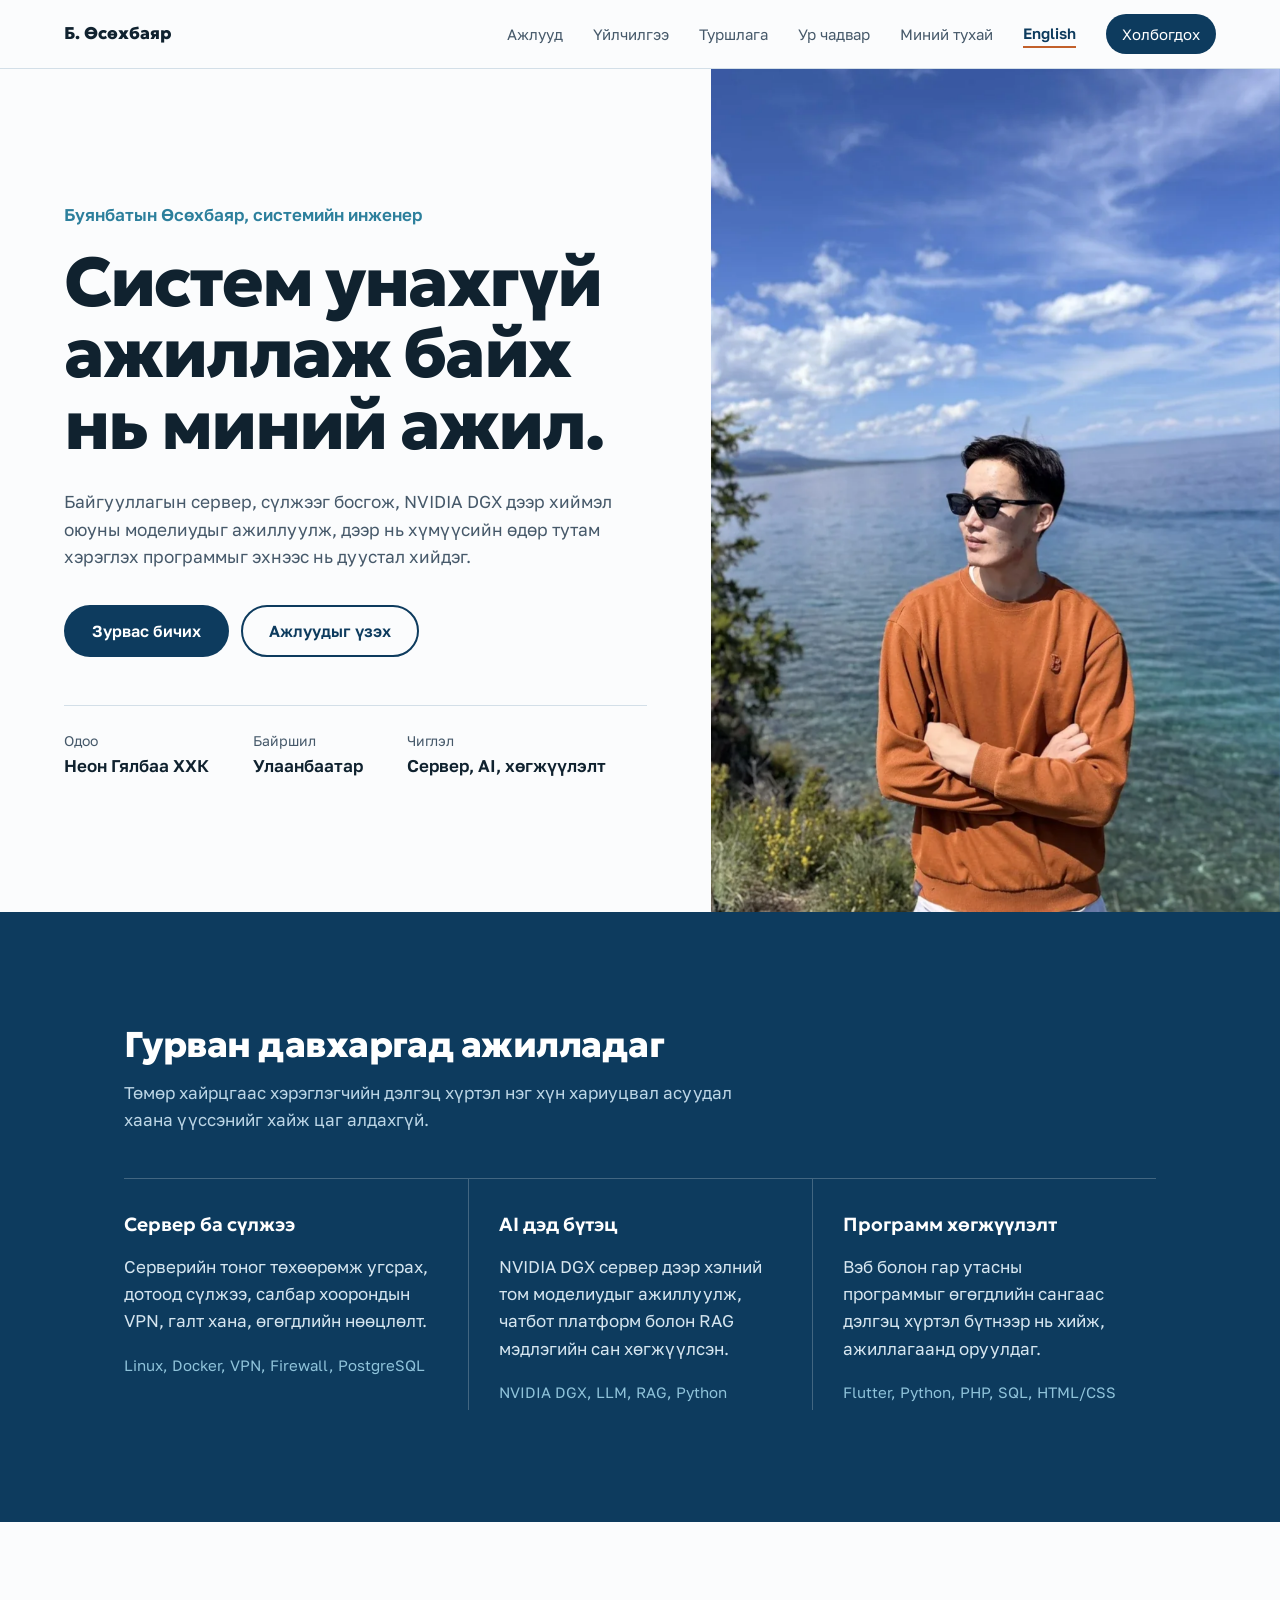
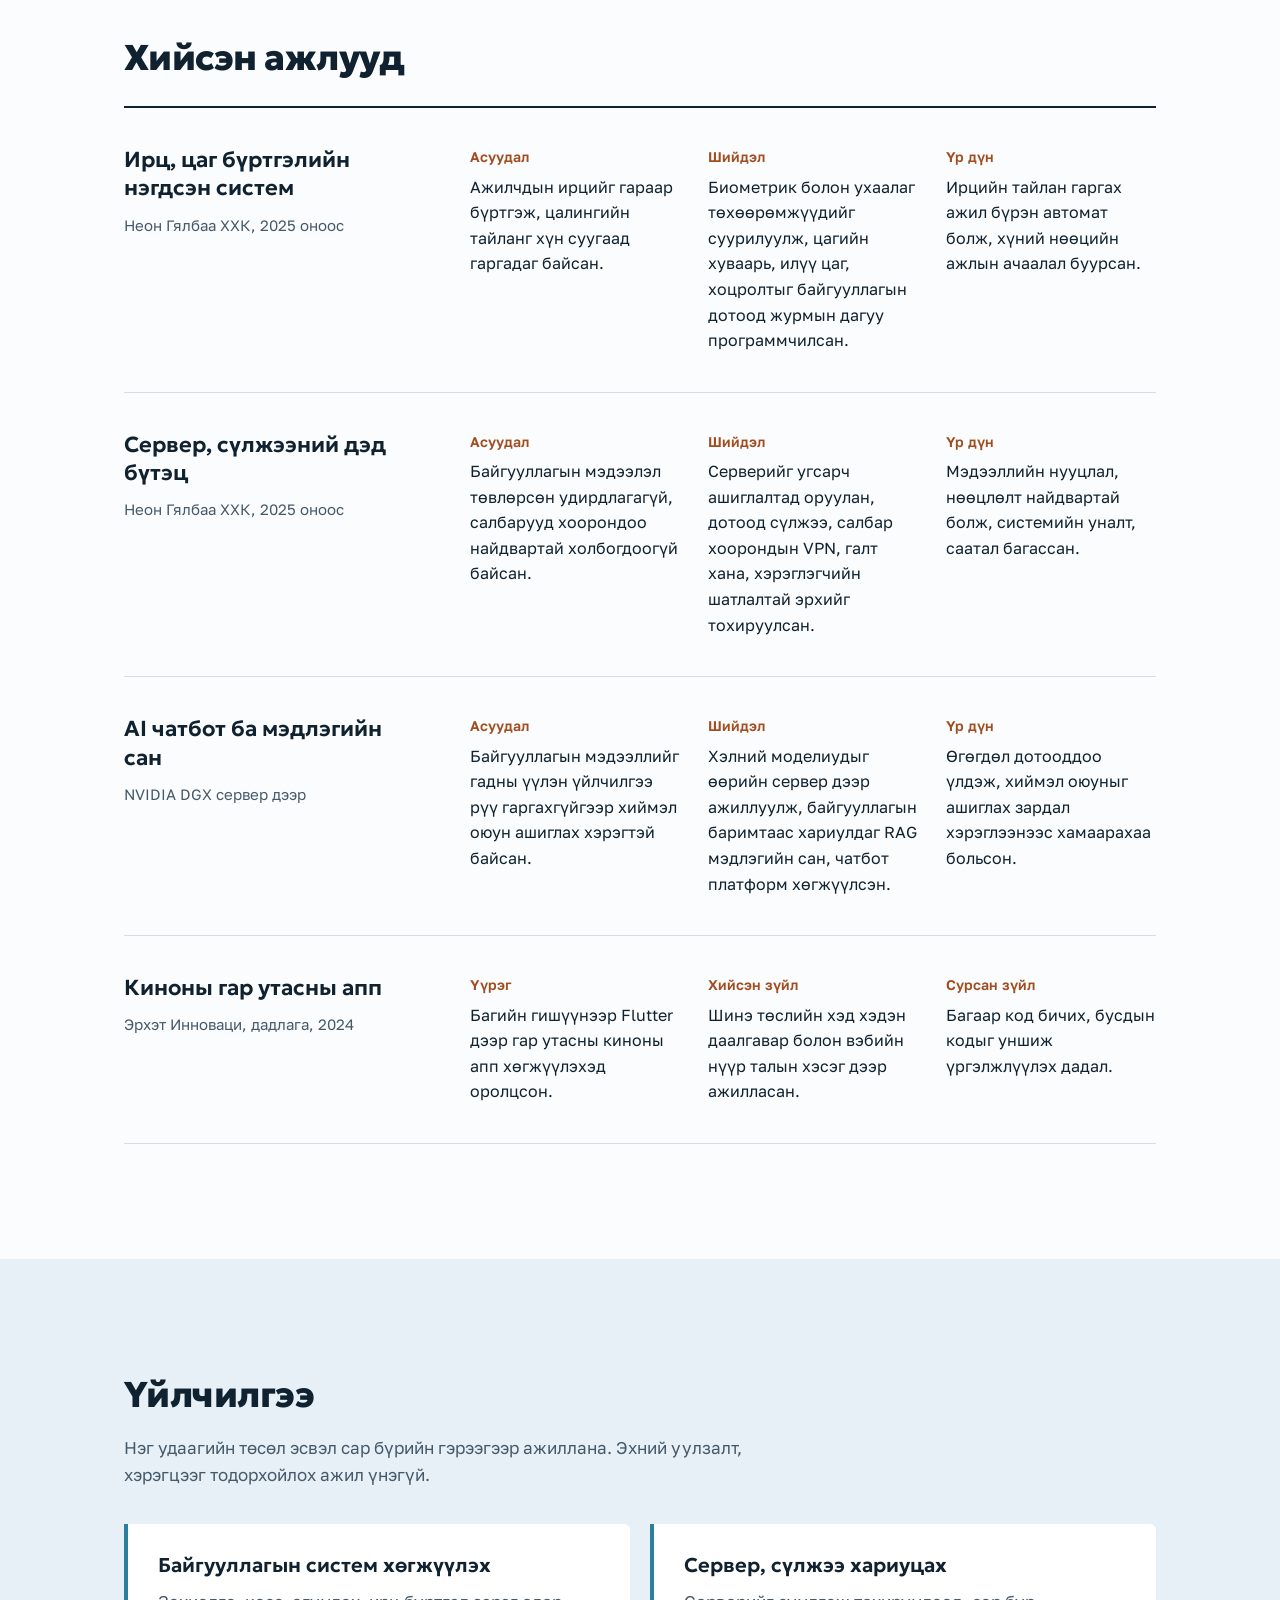
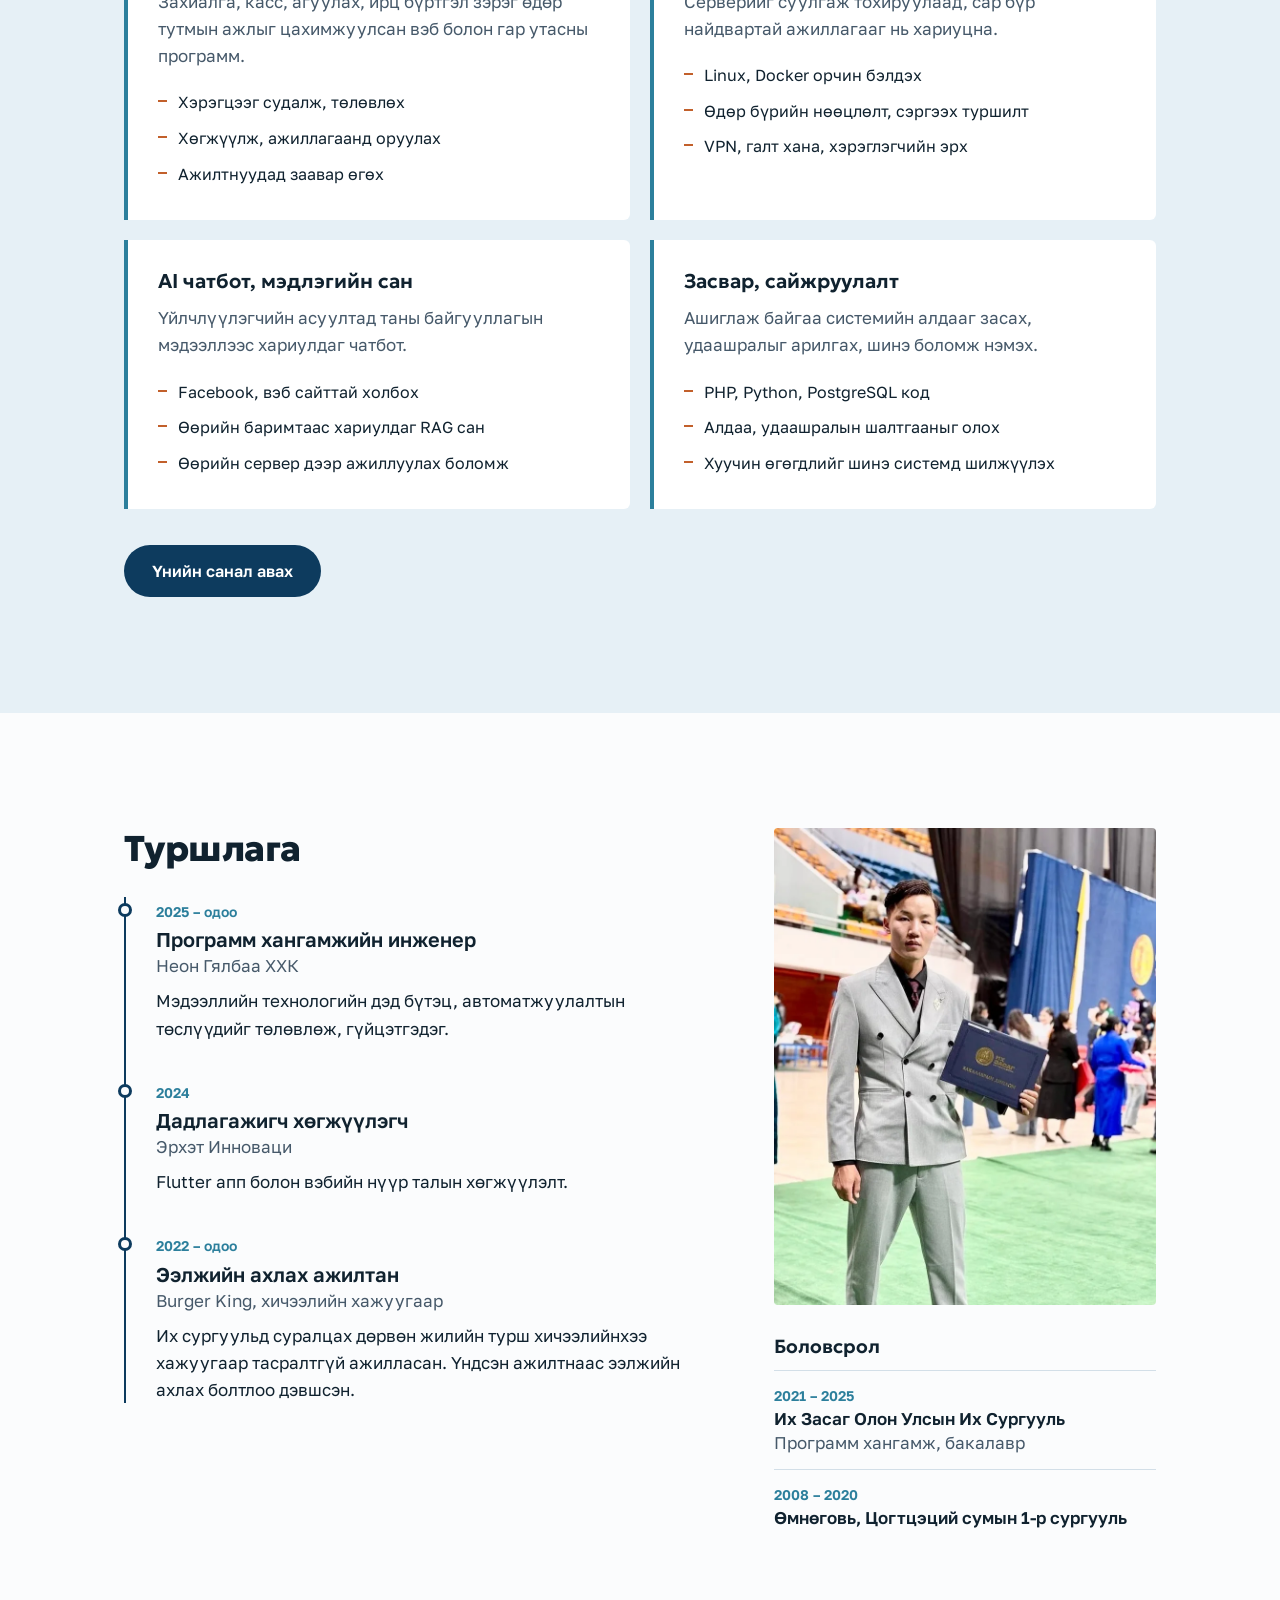
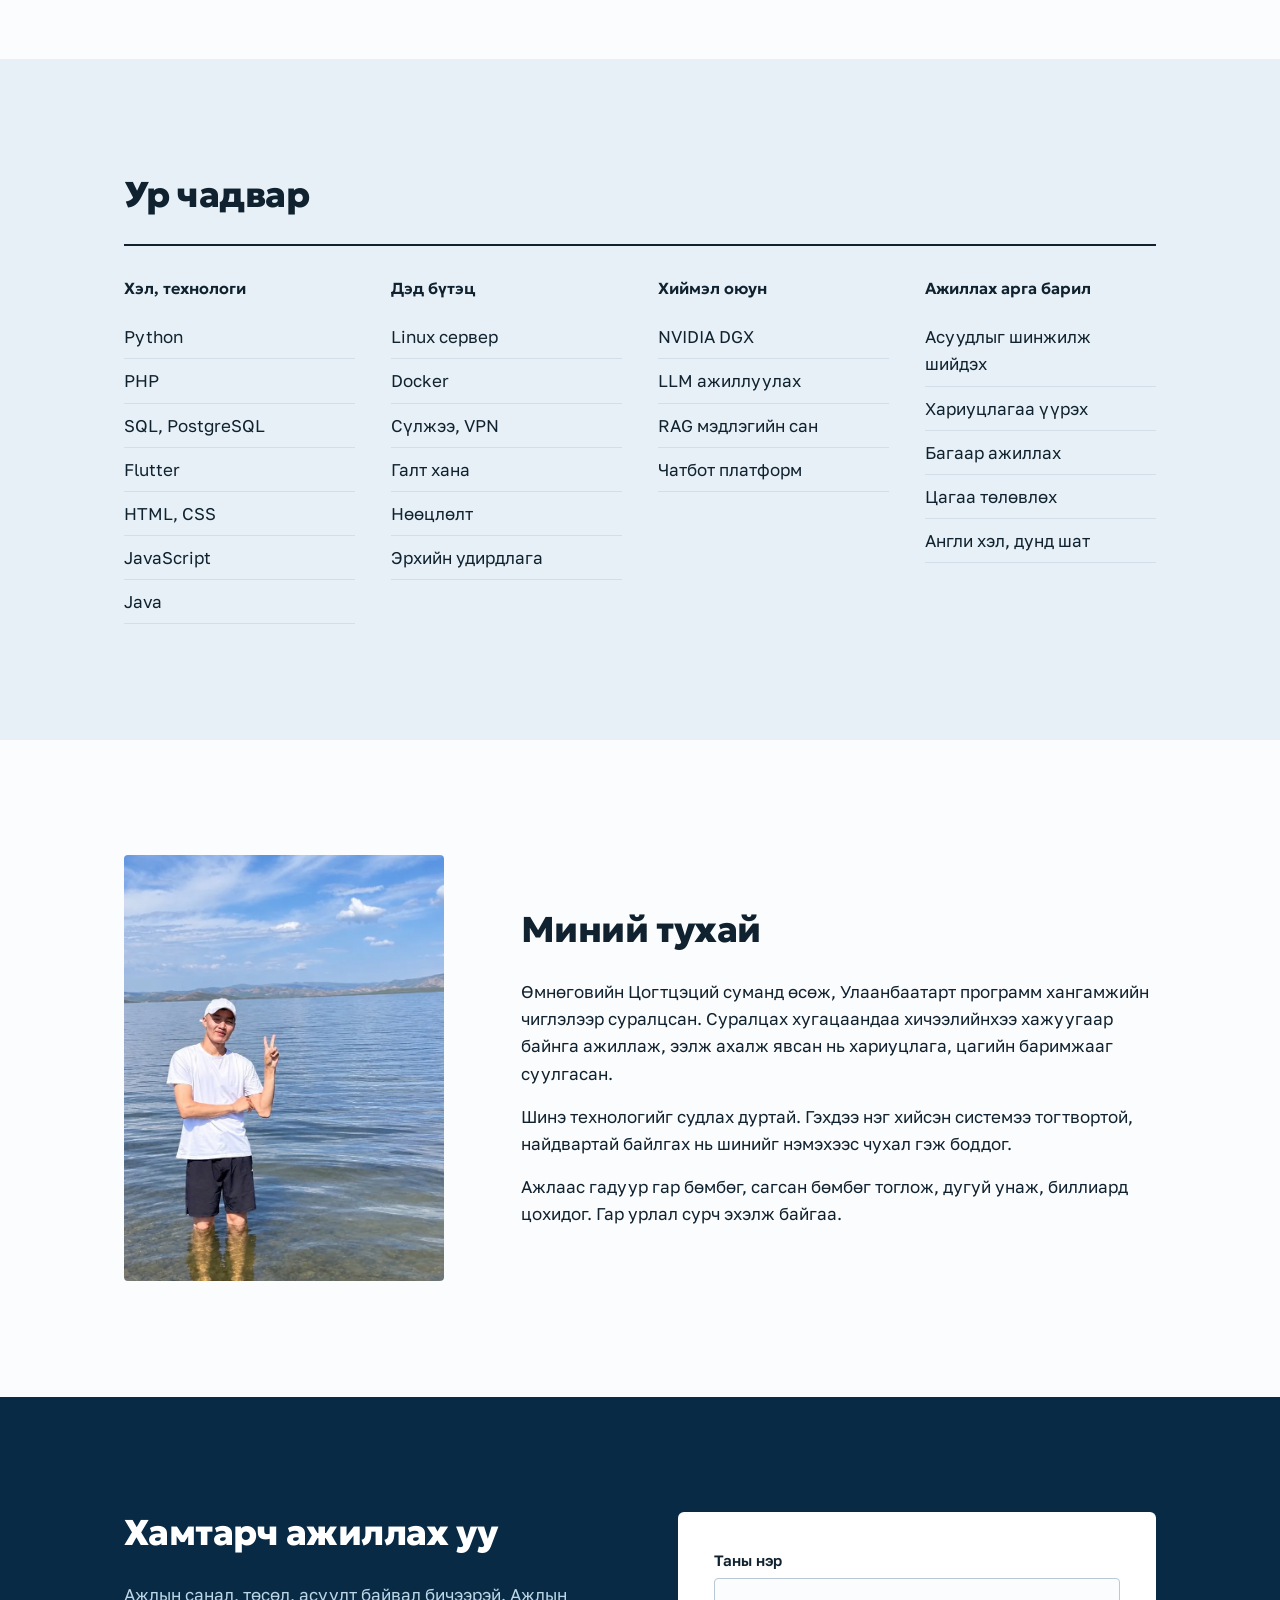
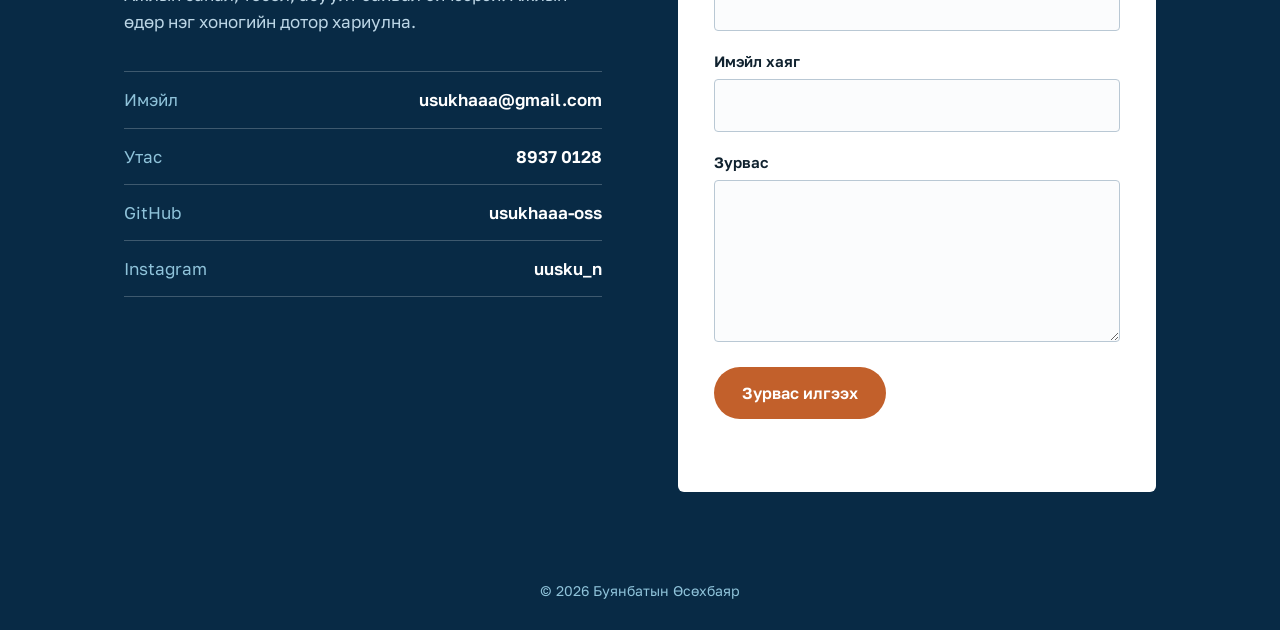
<file: index.html>
<!DOCTYPE html>
<html lang="mn">
<head>
<meta charset="utf-8">
<meta name="viewport" content="width=device-width, initial-scale=1">
<title>Буянбатын Өсөхбаяр — системийн инженер</title>
<meta name="description" content="Системийн инженер Б. Өсөхбаяр. Сервер, сүлжээ, AI дэд бүтэц, бүтэн стек хөгжүүлэлт.">
<meta property="og:title" content="Буянбатын Өсөхбаяр — системийн инженер">
<meta property="og:description" content="Сервер, сүлжээ, AI дэд бүтэц, бүтэн стек хөгжүүлэлт.">
<meta property="og:image" content="https://usukhaaa-oss.github.io/web.io/assets/img/hero.jpg">
<meta property="og:type" content="website">
<link rel="alternate" hreflang="en" href="https://usukhaaa-oss.github.io/web.io/en/">
<link rel="icon" href="assets/img/favicon.svg" type="image/svg+xml">
<link rel="preconnect" href="https://fonts.googleapis.com">
<link rel="preconnect" href="https://fonts.gstatic.com" crossorigin>
<link href="https://fonts.googleapis.com/css2?family=Geologica:wght@600;800&family=Golos+Text:wght@400;500;600&display=swap" rel="stylesheet">
<link rel="stylesheet" href="assets/css/site.css">
</head>
<body>
<a class="skip" href="#main">Агуулга руу очих</a>

<header class="top" id="top">
  <a class="top__name" href="#top">Б. Өсөхбаяр</a>
  <nav class="top__nav" aria-label="Үндсэн цэс">
    <a href="#work">Ажлууд</a>
    <a href="#services">Үйлчилгээ</a>
    <a href="#path">Туршлага</a>
    <a href="#skills">Ур чадвар</a>
    <a href="#about">Миний тухай</a>
    <a class="top__lang" href="en/" lang="en" hreflang="en">English</a>
    <a class="top__cta" href="#contact">Холбогдох</a>
  </nav>
</header>

<main id="main">

<section class="hero">
  <div class="hero__text">
    <p class="hero__who">Буянбатын Өсөхбаяр, системийн инженер</p>
    <h1 class="hero__title">Систем унахгүй ажиллаж байх нь миний ажил.</h1>
    <p class="hero__lead">Байгууллагын сервер, сүлжээг босгож, NVIDIA DGX дээр хиймэл оюуны моделиудыг ажиллуулж, дээр нь хүмүүсийн өдөр тутам хэрэглэх программыг эхнээс нь дуустал хийдэг.</p>
    <div class="hero__actions">
      <a class="btn btn--solid" href="#contact">Зурвас бичих</a>
      <a class="btn btn--line" href="#work">Ажлуудыг үзэх</a>
    </div>
    <dl class="hero__facts">
      <div><dt>Одоо</dt><dd>Неон Гялбаа ХХК</dd></div>
      <div><dt>Байршил</dt><dd>Улаанбаатар</dd></div>
      <div><dt>Чиглэл</dt><dd>Сервер, AI, хөгжүүлэлт</dd></div>
    </dl>
  </div>
  <picture class="hero__photo">
    <source srcset="assets/img/hero.webp" type="image/webp">
    <img src="assets/img/hero.jpg" width="900" height="1600" alt="Өсөхбаяр Хөвсгөл нуурын эрэг дээр">
  </picture>
</section>

<section class="band" id="do">
  <div class="wrap">
    <h2 class="h2">Гурван давхаргад ажилладаг</h2>
    <p class="band__intro">Төмөр хайрцгаас хэрэглэгчийн дэлгэц хүртэл нэг хүн хариуцвал асуудал хаана үүссэнийг хайж цаг алдахгүй.</p>
    <div class="layers">
      <article class="layer">
        <h3>Сервер ба сүлжээ</h3>
        <p>Серверийн тоног төхөөрөмж угсрах, дотоод сүлжээ, салбар хоорондын VPN, галт хана, өгөгдлийн нөөцлөлт.</p>
        <p class="layer__tools">Linux, Docker, VPN, Firewall, PostgreSQL</p>
      </article>
      <article class="layer">
        <h3>AI дэд бүтэц</h3>
        <p>NVIDIA DGX сервер дээр хэлний том моделиудыг ажиллуулж, чатбот платформ болон RAG мэдлэгийн сан хөгжүүлсэн.</p>
        <p class="layer__tools">NVIDIA DGX, LLM, RAG, Python</p>
      </article>
      <article class="layer">
        <h3>Программ хөгжүүлэлт</h3>
        <p>Вэб болон гар утасны программыг өгөгдлийн сангаас дэлгэц хүртэл бүтнээр нь хийж, ажиллагаанд оруулдаг.</p>
        <p class="layer__tools">Flutter, Python, PHP, SQL, HTML/CSS</p>
      </article>
    </div>
  </div>
</section>

<section class="section" id="work">
  <div class="wrap">
    <h2 class="h2">Хийсэн ажлууд</h2>
    <div class="cases">

      <article class="case">
        <header class="case__head">
          <h3>Ирц, цаг бүртгэлийн нэгдсэн систем</h3>
          <p class="case__meta">Неон Гялбаа ХХК, 2025 оноос</p>
        </header>
        <div class="case__body">
          <div><h4>Асуудал</h4><p>Ажилчдын ирцийг гараар бүртгэж, цалингийн тайланг хүн суугаад гаргадаг байсан.</p></div>
          <div><h4>Шийдэл</h4><p>Биометрик болон ухаалаг төхөөрөмжүүдийг суурилуулж, цагийн хуваарь, илүү цаг, хоцролтыг байгууллагын дотоод журмын дагуу программчилсан.</p></div>
          <div><h4>Үр дүн</h4><p>Ирцийн тайлан гаргах ажил бүрэн автомат болж, хүний нөөцийн ажлын ачаалал буурсан.</p></div>
        </div>
      </article>

      <article class="case">
        <header class="case__head">
          <h3>Сервер, сүлжээний дэд бүтэц</h3>
          <p class="case__meta">Неон Гялбаа ХХК, 2025 оноос</p>
        </header>
        <div class="case__body">
          <div><h4>Асуудал</h4><p>Байгууллагын мэдээлэл төвлөрсөн удирдлагагүй, салбарууд хоорондоо найдвартай холбогдоогүй байсан.</p></div>
          <div><h4>Шийдэл</h4><p>Серверийг угсарч ашиглалтад оруулан, дотоод сүлжээ, салбар хоорондын VPN, галт хана, хэрэглэгчийн шатлалтай эрхийг тохируулсан.</p></div>
          <div><h4>Үр дүн</h4><p>Мэдээллийн нууцлал, нөөцлөлт найдвартай болж, системийн уналт, саатал багассан.</p></div>
        </div>
      </article>

      <article class="case">
        <header class="case__head">
          <h3>AI чатбот ба мэдлэгийн сан</h3>
          <p class="case__meta">NVIDIA DGX сервер дээр</p>
        </header>
        <div class="case__body">
          <div><h4>Асуудал</h4><p>Байгууллагын мэдээллийг гадны үүлэн үйлчилгээ рүү гаргахгүйгээр хиймэл оюун ашиглах хэрэгтэй байсан.</p></div>
          <div><h4>Шийдэл</h4><p>Хэлний моделиудыг өөрийн сервер дээр ажиллуулж, байгууллагын баримтаас хариулдаг RAG мэдлэгийн сан, чатбот платформ хөгжүүлсэн.</p></div>
          <div><h4>Үр дүн</h4><p>Өгөгдөл дотооддоо үлдэж, хиймэл оюуныг ашиглах зардал хэрэглээнээс хамаарахаа больсон.</p></div>
        </div>
      </article>

      <article class="case">
        <header class="case__head">
          <h3>Киноны гар утасны апп</h3>
          <p class="case__meta">Эрхэт Инноваци, дадлага, 2024</p>
        </header>
        <div class="case__body">
          <div><h4>Үүрэг</h4><p>Багийн гишүүнээр Flutter дээр гар утасны киноны апп хөгжүүлэхэд оролцсон.</p></div>
          <div><h4>Хийсэн зүйл</h4><p>Шинэ төслийн хэд хэдэн даалгавар болон вэбийн нүүр талын хэсэг дээр ажилласан.</p></div>
          <div><h4>Сурсан зүйл</h4><p>Багаар код бичих, бусдын кодыг уншиж үргэлжлүүлэх дадал.</p></div>
        </div>
      </article>

    </div>
  </div>
</section>

<section class="section section--tint" id="services">
  <div class="wrap">
    <h2 class="h2">Үйлчилгээ</h2>
    <p class="services__intro">Нэг удаагийн төсөл эсвэл сар бүрийн гэрээгээр ажиллана. Эхний уулзалт, хэрэгцээг тодорхойлох ажил үнэгүй.</p>
    <div class="services">
      <article class="service">
        <h3>Байгууллагын систем хөгжүүлэх</h3>
        <p>Захиалга, касс, агуулах, ирц бүртгэл зэрэг өдөр тутмын ажлыг цахимжуулсан вэб болон гар утасны программ.</p>
        <ul><li>Хэрэгцээг судалж, төлөвлөх</li><li>Хөгжүүлж, ажиллагаанд оруулах</li><li>Ажилтнуудад заавар өгөх</li></ul>
      </article>
      <article class="service">
        <h3>Сервер, сүлжээ хариуцах</h3>
        <p>Серверийг суулгаж тохируулаад, сар бүр найдвартай ажиллагааг нь хариуцна.</p>
        <ul><li>Linux, Docker орчин бэлдэх</li><li>Өдөр бүрийн нөөцлөлт, сэргээх туршилт</li><li>VPN, галт хана, хэрэглэгчийн эрх</li></ul>
      </article>
      <article class="service">
        <h3>AI чатбот, мэдлэгийн сан</h3>
        <p>Үйлчлүүлэгчийн асуултад таны байгууллагын мэдээллээс хариулдаг чатбот.</p>
        <ul><li>Facebook, вэб сайттай холбох</li><li>Өөрийн баримтаас хариулдаг RAG сан</li><li>Өөрийн сервер дээр ажиллуулах боломж</li></ul>
      </article>
      <article class="service">
        <h3>Засвар, сайжруулалт</h3>
        <p>Ашиглаж байгаа системийн алдааг засах, удаашралыг арилгах, шинэ боломж нэмэх.</p>
        <ul><li>PHP, Python, PostgreSQL код</li><li>Алдаа, удаашралын шалтгааныг олох</li><li>Хуучин өгөгдлийг шинэ системд шилжүүлэх</li></ul>
      </article>
    </div>
    <a class="btn btn--solid" href="#contact">Үнийн санал авах</a>
  </div>
</section>

<section class="section" id="path">
  <div class="wrap path">
    <div>
      <h2 class="h2">Туршлага</h2>
      <ol class="timeline">
        <li>
          <span class="timeline__when">2025 – одоо</span>
          <h3>Программ хангамжийн инженер</h3>
          <p class="timeline__where">Неон Гялбаа ХХК</p>
          <p>Мэдээллийн технологийн дэд бүтэц, автоматжуулалтын төслүүдийг төлөвлөж, гүйцэтгэдэг.</p>
        </li>
        <li>
          <span class="timeline__when">2024</span>
          <h3>Дадлагажигч хөгжүүлэгч</h3>
          <p class="timeline__where">Эрхэт Инноваци</p>
          <p>Flutter апп болон вэбийн нүүр талын хөгжүүлэлт.</p>
        </li>
        <li>
          <span class="timeline__when">2022 – одоо</span>
          <h3>Ээлжийн ахлах ажилтан</h3>
          <p class="timeline__where">Burger King, хичээлийн хажуугаар</p>
          <p>Их сургуульд суралцах дөрвөн жилийн турш хичээлийнхээ хажуугаар тасралтгүй ажилласан. Үндсэн ажилтнаас ээлжийн ахлах болтлоо дэвшсэн.</p>
        </li>
      </ol>
    </div>
    <aside class="edu">
      <picture>
        <source srcset="assets/img/graduation.webp" type="image/webp">
        <img src="assets/img/graduation.jpg" width="800" height="1000" loading="lazy" alt="Өсөхбаяр бакалаврын дипломоо гардан авсан өдөр">
      </picture>
      <h3>Боловсрол</h3>
      <dl class="edu__list">
        <div><dt>2021 – 2025</dt><dd>Их Засаг Олон Улсын Их Сургууль<br><span>Программ хангамж, бакалавр</span></dd></div>
        <div><dt>2008 – 2020</dt><dd>Өмнөговь, Цогтцэций сумын 1-р сургууль</dd></div>
      </dl>
    </aside>
  </div>
</section>

<section class="section section--tint" id="skills">
  <div class="wrap">
    <h2 class="h2">Ур чадвар</h2>
    <div class="skills">
      <div>
        <h3>Хэл, технологи</h3>
        <ul><li>Python</li><li>PHP</li><li>SQL, PostgreSQL</li><li>Flutter</li><li>HTML, CSS</li><li>JavaScript</li><li>Java</li></ul>
      </div>
      <div>
        <h3>Дэд бүтэц</h3>
        <ul><li>Linux сервер</li><li>Docker</li><li>Сүлжээ, VPN</li><li>Галт хана</li><li>Нөөцлөлт</li><li>Эрхийн удирдлага</li></ul>
      </div>
      <div>
        <h3>Хиймэл оюун</h3>
        <ul><li>NVIDIA DGX</li><li>LLM ажиллуулах</li><li>RAG мэдлэгийн сан</li><li>Чатбот платформ</li></ul>
      </div>
      <div>
        <h3>Ажиллах арга барил</h3>
        <ul><li>Асуудлыг шинжилж шийдэх</li><li>Хариуцлагаа үүрэх</li><li>Багаар ажиллах</li><li>Цагаа төлөвлөх</li><li>Англи хэл, дунд шат</li></ul>
      </div>
    </div>
  </div>
</section>

<section class="section" id="about">
  <div class="wrap about">
    <picture class="about__photo">
      <source srcset="assets/img/lake.webp" type="image/webp">
      <img src="assets/img/lake.jpg" width="760" height="1351" loading="lazy" alt="Өсөхбаяр нуурын гүехэн усанд зогсож байна">
    </picture>
    <div class="about__text">
      <h2 class="h2">Миний тухай</h2>
      <p>Өмнөговийн Цогтцэций суманд өсөж, Улаанбаатарт программ хангамжийн чиглэлээр суралцсан. Суралцах хугацаандаа хичээлийнхээ хажуугаар байнга ажиллаж, ээлж ахалж явсан нь хариуцлага, цагийн баримжааг суулгасан.</p>
      <p>Шинэ технологийг судлах дуртай. Гэхдээ нэг хийсэн системээ тогтвортой, найдвартай байлгах нь шинийг нэмэхээс чухал гэж боддог.</p>
      <p>Ажлаас гадуур гар бөмбөг, сагсан бөмбөг тоглож, дугуй унаж, биллиард цохидог. Гар урлал сурч эхэлж байгаа.</p>
    </div>
  </div>
</section>

<section class="contact" id="contact">
  <div class="wrap contact__grid">
    <div>
      <h2 class="h2 h2--light">Хамтарч ажиллах уу</h2>
      <p class="contact__lead">Ажлын санал, төсөл, асуулт байвал бичээрэй. Ажлын өдөр нэг хоногийн дотор хариулна.</p>
      <ul class="contact__links">
        <li><span>Имэйл</span><a href="mailto:usukhaaa@gmail.com">usukhaaa@gmail.com</a></li>
        <li><span>Утас</span><a href="tel:+97689370128">8937 0128</a></li>
        <li><span>GitHub</span><a href="https://github.com/usukhaaa-oss" rel="noopener">usukhaaa-oss</a></li>
        <li><span>Instagram</span><a href="https://www.instagram.com/uusku_n/" rel="noopener">uusku_n</a></li>
      </ul>
    </div>
    <form class="form" id="contact-form" novalidate data-endpoint="https://formsubmit.co/ajax/usukhaaa@gmail.com" data-mailto="usukhaaa@gmail.com">
      <div class="field">
        <label for="f-name">Таны нэр</label>
        <input id="f-name" name="name" type="text" autocomplete="name" required maxlength="80">
      </div>
      <div class="field">
        <label for="f-email">Имэйл хаяг</label>
        <input id="f-email" name="email" type="email" autocomplete="email" required maxlength="120">
      </div>
      <div class="field">
        <label for="f-message">Зурвас</label>
        <textarea id="f-message" name="message" rows="5" required maxlength="3000"></textarea>
      </div>
      <div class="field field--trap" aria-hidden="true">
        <label for="f-site">Энэ талбарыг хоосон орхино уу</label>
        <input id="f-site" name="website" type="text" tabindex="-1" autocomplete="off">
      </div>
      <button class="btn btn--accent" type="submit">Зурвас илгээх</button>
      <p class="form__status" id="form-status" role="status" aria-live="polite"></p>
    </form>
  </div>
  <p class="foot">© <span id="year">2026</span> Буянбатын Өсөхбаяр</p>
</section>

</main>
<script src="assets/js/site.js" defer></script>
</body>
</html>
</file>
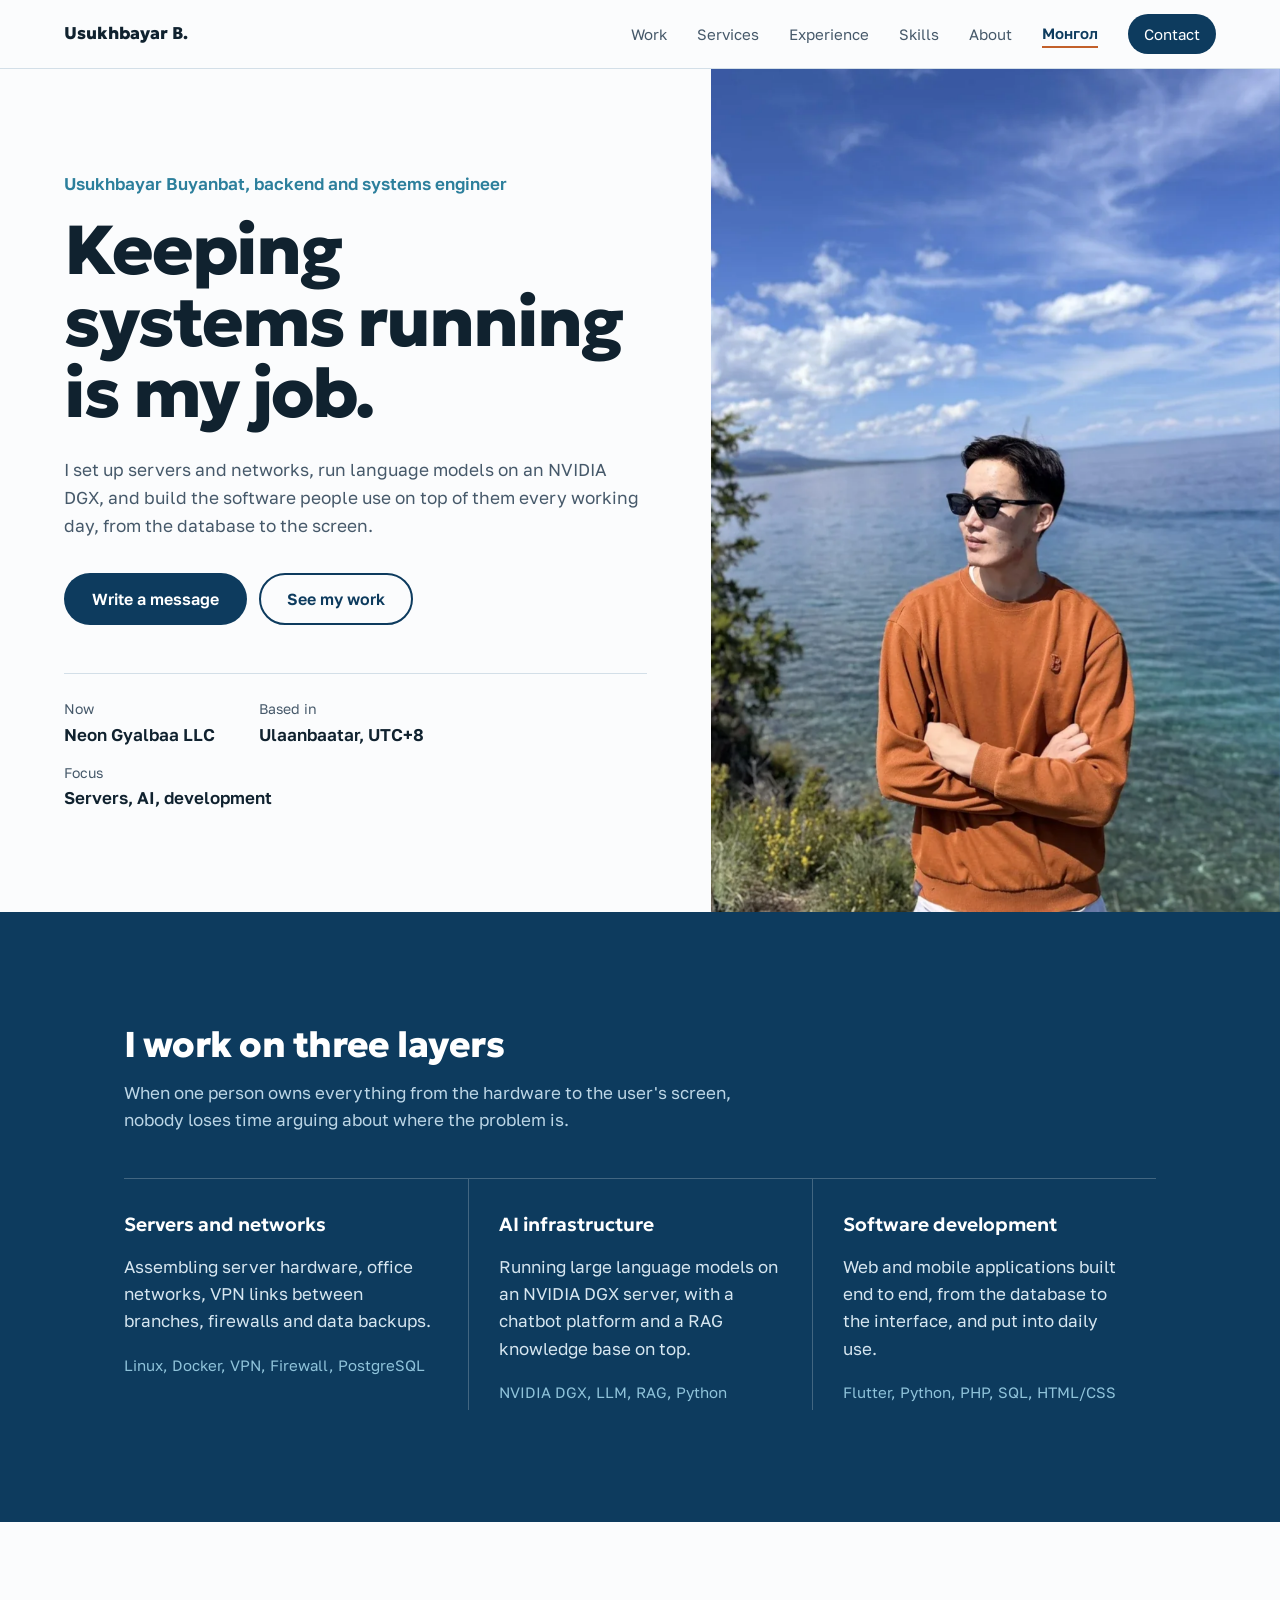
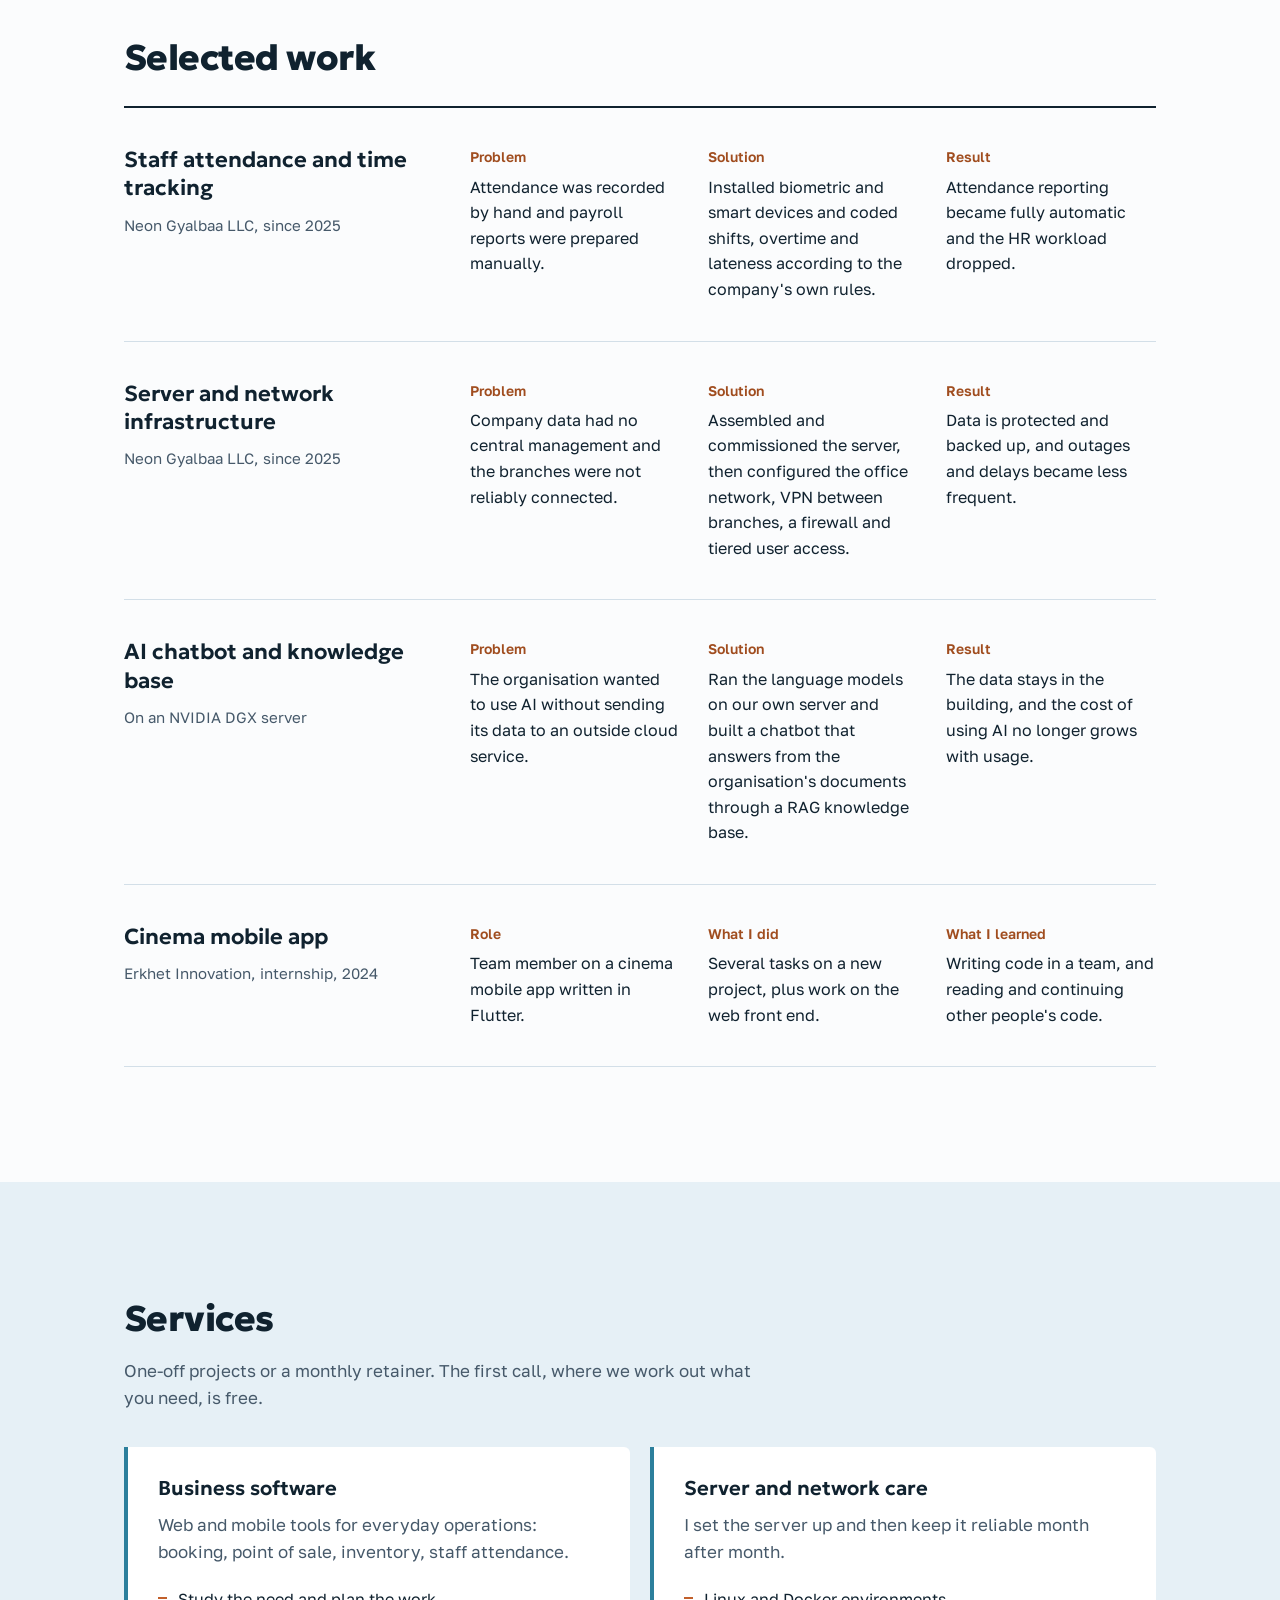
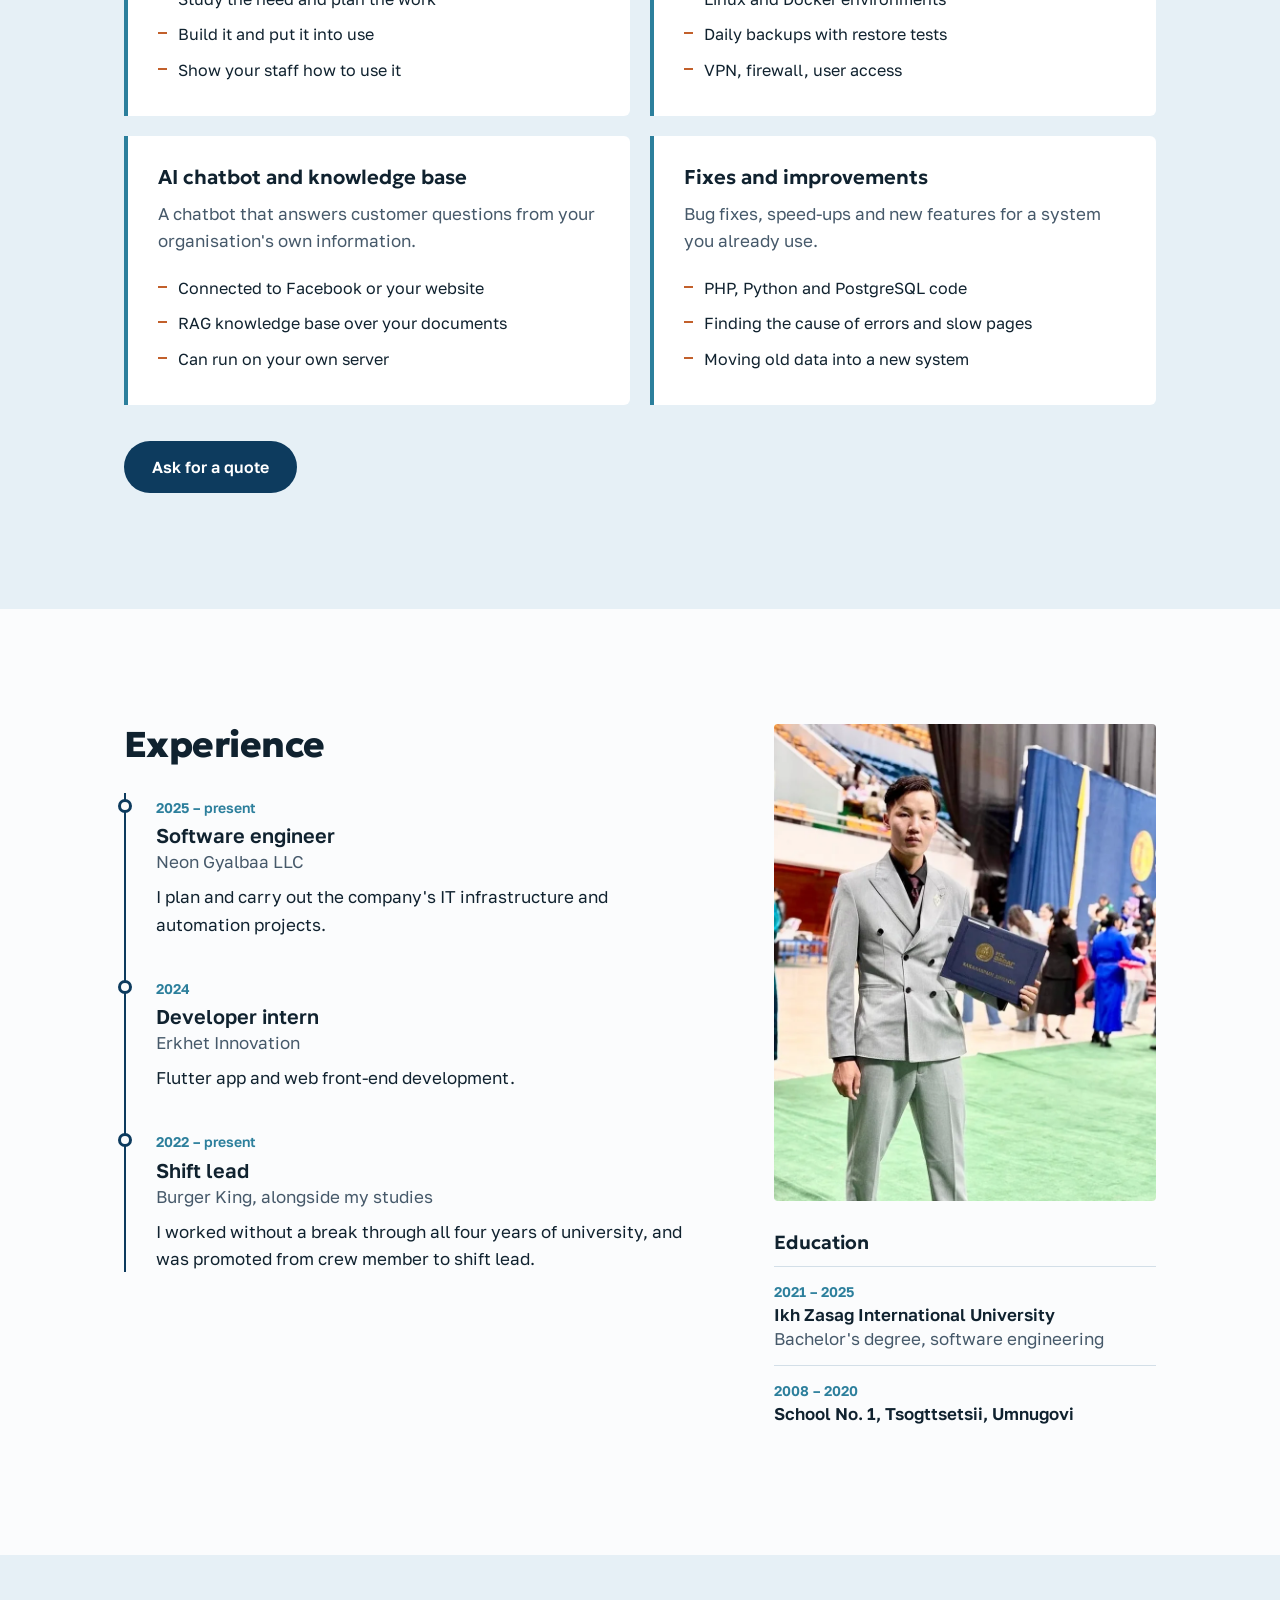
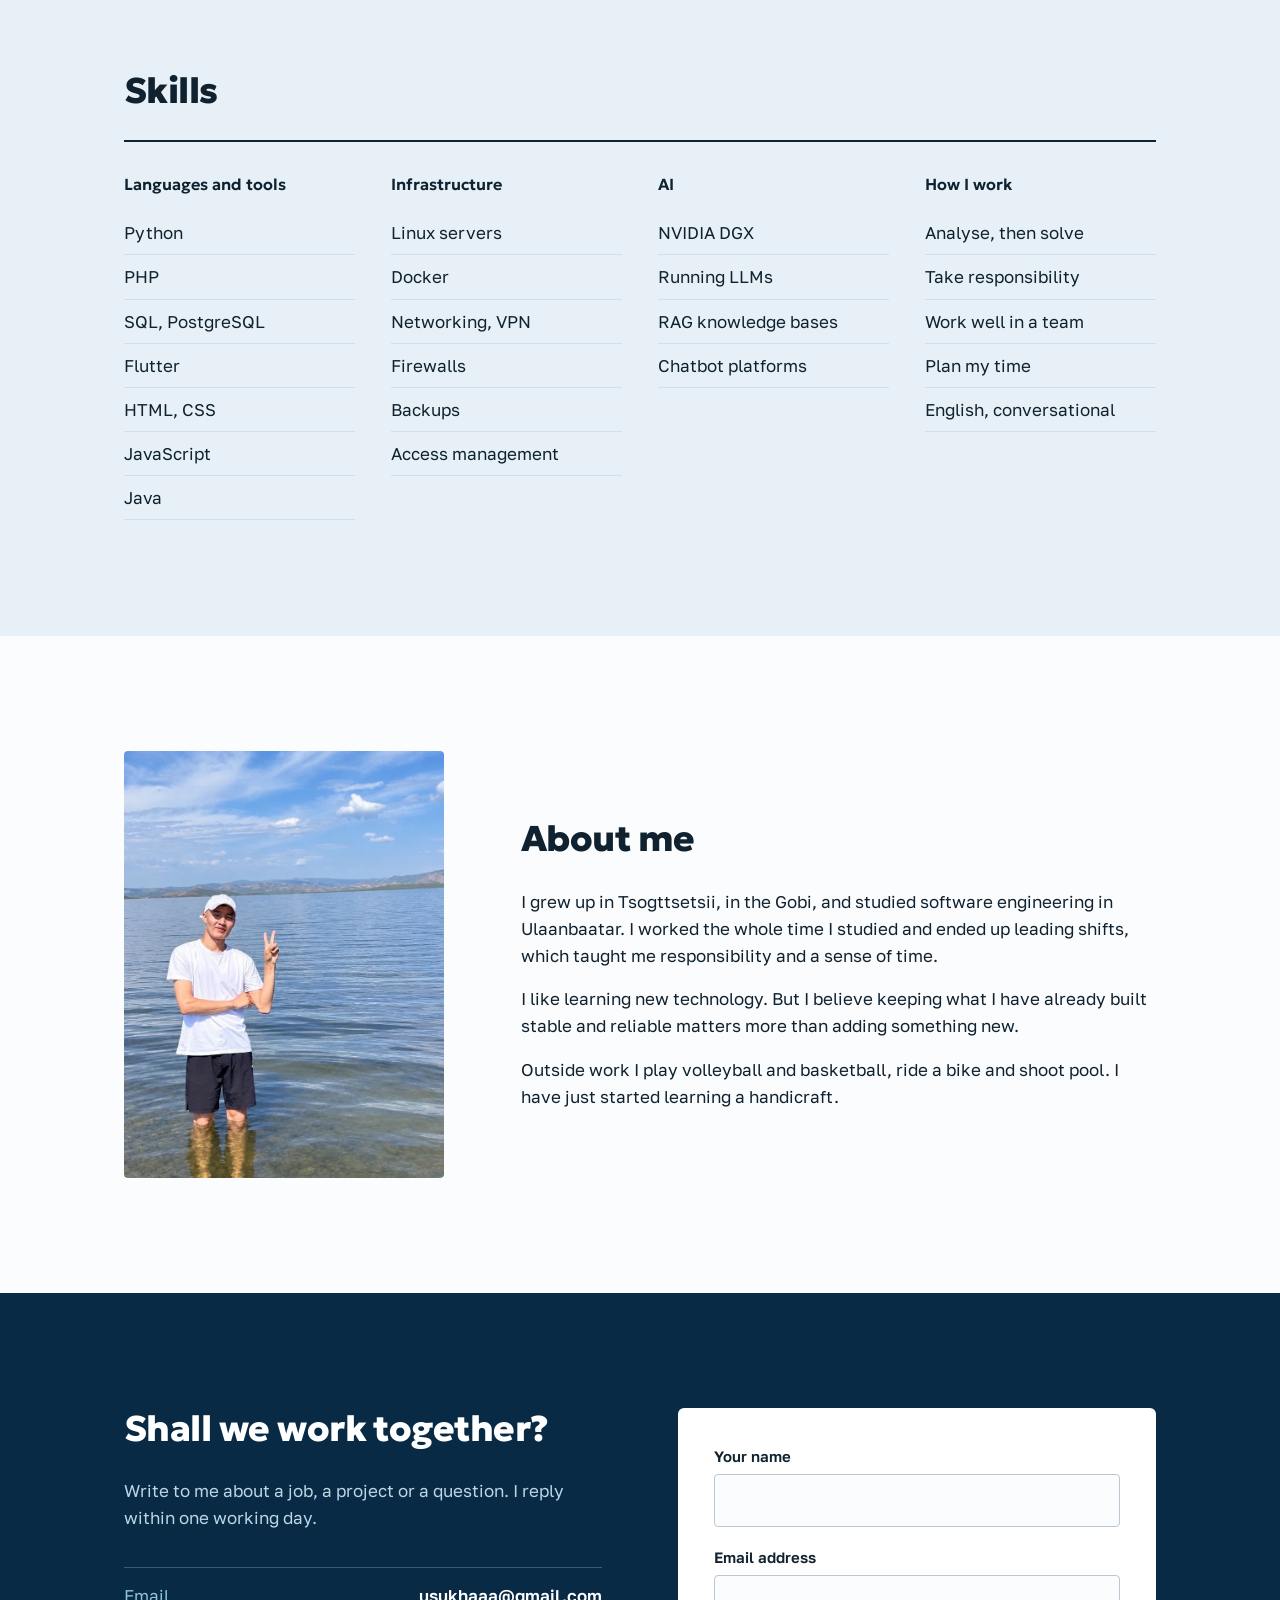
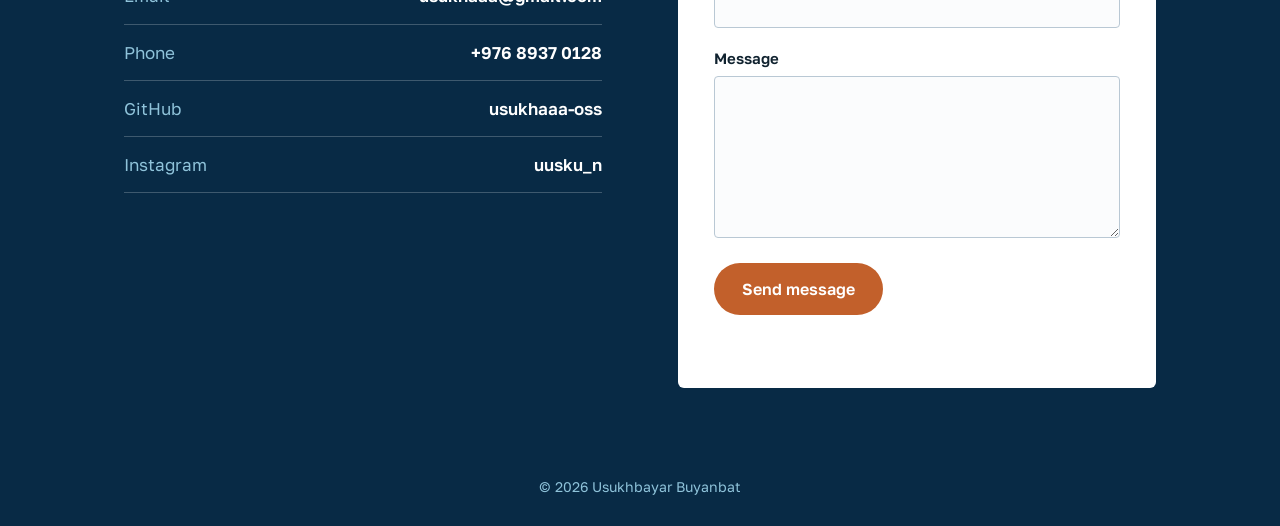
<file: en/index.html>
<!DOCTYPE html>
<html lang="en">
<head>
<meta charset="utf-8">
<meta name="viewport" content="width=device-width, initial-scale=1">
<title>Usukhbayar Buyanbat — backend and systems engineer</title>
<meta name="description" content="Backend and systems engineer in Ulaanbaatar. PHP, PostgreSQL, Docker, Linux servers, self-hosted AI.">
<meta property="og:title" content="Usukhbayar Buyanbat — backend and systems engineer">
<meta property="og:description" content="PHP, PostgreSQL, Docker, Linux servers, self-hosted AI.">
<meta property="og:image" content="https://usukhaaa-oss.github.io/web.io/assets/img/hero.jpg">
<meta property="og:type" content="website">
<link rel="alternate" hreflang="mn" href="https://usukhaaa-oss.github.io/web.io/">
<link rel="icon" href="../assets/img/favicon.svg" type="image/svg+xml">
<link rel="preconnect" href="https://fonts.googleapis.com">
<link rel="preconnect" href="https://fonts.gstatic.com" crossorigin>
<link href="https://fonts.googleapis.com/css2?family=Geologica:wght@600;800&family=Golos+Text:wght@400;500;600&display=swap" rel="stylesheet">
<link rel="stylesheet" href="../assets/css/site.css">
</head>
<body>
<a class="skip" href="#main">Skip to content</a>

<header class="top" id="top">
  <a class="top__name" href="#top">Usukhbayar B.</a>
  <nav class="top__nav" aria-label="Main">
    <a href="#work">Work</a>
    <a href="#services">Services</a>
    <a href="#path">Experience</a>
    <a href="#skills">Skills</a>
    <a href="#about">About</a>
    <a class="top__lang" href="../" lang="mn" hreflang="mn">Монгол</a>
    <a class="top__cta" href="#contact">Contact</a>
  </nav>
</header>

<main id="main">

<section class="hero">
  <div class="hero__text">
    <p class="hero__who">Usukhbayar Buyanbat, backend and systems engineer</p>
    <h1 class="hero__title">Keeping systems running is my job.</h1>
    <p class="hero__lead">I set up servers and networks, run language models on an NVIDIA DGX, and build the software people use on top of them every working day, from the database to the screen.</p>
    <div class="hero__actions">
      <a class="btn btn--solid" href="#contact">Write a message</a>
      <a class="btn btn--line" href="#work">See my work</a>
    </div>
    <dl class="hero__facts">
      <div><dt>Now</dt><dd>Neon Gyalbaa LLC</dd></div>
      <div><dt>Based in</dt><dd>Ulaanbaatar, UTC+8</dd></div>
      <div><dt>Focus</dt><dd>Servers, AI, development</dd></div>
    </dl>
  </div>
  <picture class="hero__photo">
    <source srcset="../assets/img/hero.webp" type="image/webp">
    <img src="../assets/img/hero.jpg" width="900" height="1600" alt="Usukhbayar on the shore of Lake Khuvsgul">
  </picture>
</section>

<section class="band" id="do">
  <div class="wrap">
    <h2 class="h2">I work on three layers</h2>
    <p class="band__intro">When one person owns everything from the hardware to the user's screen, nobody loses time arguing about where the problem is.</p>
    <div class="layers">
      <article class="layer">
        <h3>Servers and networks</h3>
        <p>Assembling server hardware, office networks, VPN links between branches, firewalls and data backups.</p>
        <p class="layer__tools">Linux, Docker, VPN, Firewall, PostgreSQL</p>
      </article>
      <article class="layer">
        <h3>AI infrastructure</h3>
        <p>Running large language models on an NVIDIA DGX server, with a chatbot platform and a RAG knowledge base on top.</p>
        <p class="layer__tools">NVIDIA DGX, LLM, RAG, Python</p>
      </article>
      <article class="layer">
        <h3>Software development</h3>
        <p>Web and mobile applications built end to end, from the database to the interface, and put into daily use.</p>
        <p class="layer__tools">Flutter, Python, PHP, SQL, HTML/CSS</p>
      </article>
    </div>
  </div>
</section>

<section class="section" id="work">
  <div class="wrap">
    <h2 class="h2">Selected work</h2>
    <div class="cases">

      <article class="case">
        <header class="case__head">
          <h3>Staff attendance and time tracking</h3>
          <p class="case__meta">Neon Gyalbaa LLC, since 2025</p>
        </header>
        <div class="case__body">
          <div><h4>Problem</h4><p>Attendance was recorded by hand and payroll reports were prepared manually.</p></div>
          <div><h4>Solution</h4><p>Installed biometric and smart devices and coded shifts, overtime and lateness according to the company's own rules.</p></div>
          <div><h4>Result</h4><p>Attendance reporting became fully automatic and the HR workload dropped.</p></div>
        </div>
      </article>

      <article class="case">
        <header class="case__head">
          <h3>Server and network infrastructure</h3>
          <p class="case__meta">Neon Gyalbaa LLC, since 2025</p>
        </header>
        <div class="case__body">
          <div><h4>Problem</h4><p>Company data had no central management and the branches were not reliably connected.</p></div>
          <div><h4>Solution</h4><p>Assembled and commissioned the server, then configured the office network, VPN between branches, a firewall and tiered user access.</p></div>
          <div><h4>Result</h4><p>Data is protected and backed up, and outages and delays became less frequent.</p></div>
        </div>
      </article>

      <article class="case">
        <header class="case__head">
          <h3>AI chatbot and knowledge base</h3>
          <p class="case__meta">On an NVIDIA DGX server</p>
        </header>
        <div class="case__body">
          <div><h4>Problem</h4><p>The organisation wanted to use AI without sending its data to an outside cloud service.</p></div>
          <div><h4>Solution</h4><p>Ran the language models on our own server and built a chatbot that answers from the organisation's documents through a RAG knowledge base.</p></div>
          <div><h4>Result</h4><p>The data stays in the building, and the cost of using AI no longer grows with usage.</p></div>
        </div>
      </article>

      <article class="case">
        <header class="case__head">
          <h3>Cinema mobile app</h3>
          <p class="case__meta">Erkhet Innovation, internship, 2024</p>
        </header>
        <div class="case__body">
          <div><h4>Role</h4><p>Team member on a cinema mobile app written in Flutter.</p></div>
          <div><h4>What I did</h4><p>Several tasks on a new project, plus work on the web front end.</p></div>
          <div><h4>What I learned</h4><p>Writing code in a team, and reading and continuing other people's code.</p></div>
        </div>
      </article>

    </div>
  </div>
</section>

<section class="section section--tint" id="services">
  <div class="wrap">
    <h2 class="h2">Services</h2>
    <p class="services__intro">One-off projects or a monthly retainer. The first call, where we work out what you need, is free.</p>
    <div class="services">
      <article class="service">
        <h3>Business software</h3>
        <p>Web and mobile tools for everyday operations: booking, point of sale, inventory, staff attendance.</p>
        <ul><li>Study the need and plan the work</li><li>Build it and put it into use</li><li>Show your staff how to use it</li></ul>
      </article>
      <article class="service">
        <h3>Server and network care</h3>
        <p>I set the server up and then keep it reliable month after month.</p>
        <ul><li>Linux and Docker environments</li><li>Daily backups with restore tests</li><li>VPN, firewall, user access</li></ul>
      </article>
      <article class="service">
        <h3>AI chatbot and knowledge base</h3>
        <p>A chatbot that answers customer questions from your organisation's own information.</p>
        <ul><li>Connected to Facebook or your website</li><li>RAG knowledge base over your documents</li><li>Can run on your own server</li></ul>
      </article>
      <article class="service">
        <h3>Fixes and improvements</h3>
        <p>Bug fixes, speed-ups and new features for a system you already use.</p>
        <ul><li>PHP, Python and PostgreSQL code</li><li>Finding the cause of errors and slow pages</li><li>Moving old data into a new system</li></ul>
      </article>
    </div>
    <a class="btn btn--solid" href="#contact">Ask for a quote</a>
  </div>
</section>

<section class="section" id="path">
  <div class="wrap path">
    <div>
      <h2 class="h2">Experience</h2>
      <ol class="timeline">
        <li>
          <span class="timeline__when">2025 – present</span>
          <h3>Software engineer</h3>
          <p class="timeline__where">Neon Gyalbaa LLC</p>
          <p>I plan and carry out the company's IT infrastructure and automation projects.</p>
        </li>
        <li>
          <span class="timeline__when">2024</span>
          <h3>Developer intern</h3>
          <p class="timeline__where">Erkhet Innovation</p>
          <p>Flutter app and web front-end development.</p>
        </li>
        <li>
          <span class="timeline__when">2022 – present</span>
          <h3>Shift lead</h3>
          <p class="timeline__where">Burger King, alongside my studies</p>
          <p>I worked without a break through all four years of university, and was promoted from crew member to shift lead.</p>
        </li>
      </ol>
    </div>
    <aside class="edu">
      <picture>
        <source srcset="../assets/img/graduation.webp" type="image/webp">
        <img src="../assets/img/graduation.jpg" width="800" height="1000" loading="lazy" alt="Usukhbayar holding his bachelor's diploma on graduation day">
      </picture>
      <h3>Education</h3>
      <dl class="edu__list">
        <div><dt>2021 – 2025</dt><dd>Ikh Zasag International University<br><span>Bachelor's degree, software engineering</span></dd></div>
        <div><dt>2008 – 2020</dt><dd>School No. 1, Tsogttsetsii, Umnugovi</dd></div>
      </dl>
    </aside>
  </div>
</section>

<section class="section section--tint" id="skills">
  <div class="wrap">
    <h2 class="h2">Skills</h2>
    <div class="skills">
      <div>
        <h3>Languages and tools</h3>
        <ul><li>Python</li><li>PHP</li><li>SQL, PostgreSQL</li><li>Flutter</li><li>HTML, CSS</li><li>JavaScript</li><li>Java</li></ul>
      </div>
      <div>
        <h3>Infrastructure</h3>
        <ul><li>Linux servers</li><li>Docker</li><li>Networking, VPN</li><li>Firewalls</li><li>Backups</li><li>Access management</li></ul>
      </div>
      <div>
        <h3>AI</h3>
        <ul><li>NVIDIA DGX</li><li>Running LLMs</li><li>RAG knowledge bases</li><li>Chatbot platforms</li></ul>
      </div>
      <div>
        <h3>How I work</h3>
        <ul><li>Analyse, then solve</li><li>Take responsibility</li><li>Work well in a team</li><li>Plan my time</li><li>English, conversational</li></ul>
      </div>
    </div>
  </div>
</section>

<section class="section" id="about">
  <div class="wrap about">
    <picture class="about__photo">
      <source srcset="../assets/img/lake.webp" type="image/webp">
      <img src="../assets/img/lake.jpg" width="760" height="1351" loading="lazy" alt="Usukhbayar standing in the shallow water of a lake">
    </picture>
    <div class="about__text">
      <h2 class="h2">About me</h2>
      <p>I grew up in Tsogttsetsii, in the Gobi, and studied software engineering in Ulaanbaatar. I worked the whole time I studied and ended up leading shifts, which taught me responsibility and a sense of time.</p>
      <p>I like learning new technology. But I believe keeping what I have already built stable and reliable matters more than adding something new.</p>
      <p>Outside work I play volleyball and basketball, ride a bike and shoot pool. I have just started learning a handicraft.</p>
    </div>
  </div>
</section>

<section class="contact" id="contact">
  <div class="wrap contact__grid">
    <div>
      <h2 class="h2 h2--light">Shall we work together?</h2>
      <p class="contact__lead">Write to me about a job, a project or a question. I reply within one working day.</p>
      <ul class="contact__links">
        <li><span>Email</span><a href="mailto:usukhaaa@gmail.com">usukhaaa@gmail.com</a></li>
        <li><span>Phone</span><a href="tel:+97689370128">+976 8937 0128</a></li>
        <li><span>GitHub</span><a href="https://github.com/usukhaaa-oss" rel="noopener">usukhaaa-oss</a></li>
        <li><span>Instagram</span><a href="https://www.instagram.com/uusku_n/" rel="noopener">uusku_n</a></li>
      </ul>
    </div>
    <form class="form" id="contact-form" novalidate data-endpoint="https://formsubmit.co/ajax/usukhaaa@gmail.com" data-mailto="usukhaaa@gmail.com">
      <div class="field">
        <label for="f-name">Your name</label>
        <input id="f-name" name="name" type="text" autocomplete="name" required maxlength="80">
      </div>
      <div class="field">
        <label for="f-email">Email address</label>
        <input id="f-email" name="email" type="email" autocomplete="email" required maxlength="120">
      </div>
      <div class="field">
        <label for="f-message">Message</label>
        <textarea id="f-message" name="message" rows="5" required maxlength="3000"></textarea>
      </div>
      <div class="field field--trap" aria-hidden="true">
        <label for="f-site">Leave this field empty</label>
        <input id="f-site" name="website" type="text" tabindex="-1" autocomplete="off">
      </div>
      <button class="btn btn--accent" type="submit">Send message</button>
      <p class="form__status" id="form-status" role="status" aria-live="polite"></p>
    </form>
  </div>
  <p class="foot">© <span id="year">2026</span> Usukhbayar Buyanbat</p>
</section>

</main>
<script src="../assets/js/site.js" defer></script>
</body>
</html>
</file>
<file: assets/css/site.css>
/* Palette is taken from the lake photograph in the hero. */
:root {
  --ink: #10222f;
  --ink-soft: #46596a;
  --lake: #0d3b5e;
  --lake-deep: #082a45;
  --water: #2c7f9c;
  --sky: #e6f0f6;
  --paper: #fbfcfd;
  --line: #d3dfe8;
  --rust: #c2602b;
  --rust-dark: #a04d1f;
  --display: "Geologica", "Golos Text", system-ui, sans-serif;
  --body: "Golos Text", system-ui, -apple-system, "Segoe UI", sans-serif;
  --pad: clamp(20px, 5vw, 72px);
  --max: 1160px;
}

*, *::before, *::after { box-sizing: border-box; }
html { scroll-behavior: smooth; scroll-padding-top: 76px; -webkit-text-size-adjust: 100%; }
body {
  margin: 0; background: var(--paper); color: var(--ink);
  font-family: var(--body); font-size: 17px; line-height: 1.6;
  -webkit-font-smoothing: antialiased;
}
img { display: block; max-width: 100%; height: auto; }
a { color: inherit; }
h1, h2, h3, h4, p, ul, ol, dl, dd { margin: 0; }
ul, ol { padding: 0; list-style: none; }
:focus-visible { outline: 3px solid var(--rust); outline-offset: 3px; border-radius: 2px; }

.skip { position: absolute; left: -999px; top: 8px; background: var(--ink); color: #fff; padding: 10px 16px; z-index: 50; }
.skip:focus { left: 8px; }
.wrap { max-width: var(--max); margin: 0 auto; padding: 0 var(--pad); }

/* ---------- top bar ---------- */
.top {
  position: sticky; top: 0; z-index: 20;
  display: flex; align-items: center; justify-content: space-between; gap: 16px;
  padding: 14px var(--pad);
  background: rgba(251, 252, 253, .9); backdrop-filter: blur(10px);
  border-bottom: 1px solid var(--line);
}
.top__name { font-family: var(--display); font-weight: 800; font-size: 17px; text-decoration: none; white-space: nowrap; }
.top__nav { display: flex; align-items: center; gap: clamp(12px, 2.4vw, 30px); font-size: 15px; }
.top__nav a { text-decoration: none; color: var(--ink-soft); }
.top__nav a:hover { color: var(--ink); }
.top__nav .top__cta { color: #fff; background: var(--lake); padding: 8px 16px; border-radius: 999px; }
.top__nav .top__cta:hover { color: #fff; background: var(--lake-deep); }

/* ---------- buttons ---------- */
.btn {
  display: inline-block; font: 600 16px/1 var(--body); text-decoration: none; cursor: pointer;
  padding: 16px 26px; border-radius: 999px; border: 2px solid transparent;
  transition: background-color .15s, border-color .15s, color .15s;
}
.btn--solid { background: var(--lake); color: #fff; }
.btn--solid:hover { background: var(--lake-deep); }
.btn--line { border-color: var(--lake); color: var(--lake); }
.btn--line:hover { background: var(--lake); color: #fff; }
.btn--accent { background: var(--rust); color: #fff; }
.btn--accent:hover { background: var(--rust-dark); }
.btn[disabled] { opacity: .6; cursor: progress; }

/* ---------- hero ---------- */
.hero { display: grid; grid-template-columns: minmax(0, 1.25fr) minmax(0, 1fr); min-height: calc(100vh - 57px); }
.hero__text {
  display: flex; flex-direction: column; justify-content: center;
  padding: clamp(40px, 7vh, 96px) var(--pad);
  max-width: 760px; margin-left: auto; width: 100%;
}
.hero__who { color: var(--water); font-weight: 600; font-size: 17px; }
.hero__title {
  font-family: var(--display); font-weight: 800; letter-spacing: -.03em;
  font-size: clamp(38px, 5.4vw, 78px); line-height: 1.04; margin: 18px 0 26px;
  text-wrap: balance;
}
.hero__lead { font-size: clamp(17px, 1.35vw, 20px); color: var(--ink-soft); max-width: 56ch; }
.hero__actions { display: flex; flex-wrap: wrap; gap: 12px; margin: 34px 0 48px; }
.hero__facts { display: flex; flex-wrap: wrap; gap: 14px 44px; padding-top: 24px; border-top: 1px solid var(--line); }
.hero__facts dt { font-size: 14px; color: var(--ink-soft); }
.hero__facts dd { font-weight: 600; }
.hero__photo { position: relative; overflow: hidden; background: #3f7fc0; }
.hero__photo img { position: absolute; inset: 0; width: 100%; height: 100%; object-fit: cover; object-position: 50% 72%; }

@media (prefers-reduced-motion: no-preference) {
  .hero__photo img { animation: settle 1.4s cubic-bezier(.2, .7, .2, 1) both; }
  .hero__text > * { animation: rise .7s cubic-bezier(.2, .7, .2, 1) both; }
  .hero__text > :nth-child(2) { animation-delay: .08s; }
  .hero__text > :nth-child(3) { animation-delay: .16s; }
  .hero__text > :nth-child(4) { animation-delay: .24s; }
  .hero__text > :nth-child(5) { animation-delay: .32s; }
}
@keyframes settle { from { transform: scale(1.08); } to { transform: none; } }
@keyframes rise { from { opacity: 0; transform: translateY(14px); } to { opacity: 1; transform: none; } }

/* ---------- shared section type ---------- */
.h2 { font-family: var(--display); font-weight: 800; font-size: clamp(28px, 2.8vw, 38px); line-height: 1.15; letter-spacing: -.015em; margin-bottom: 28px; }
.h2--light { color: #fff; }
.section { padding: clamp(64px, 9vw, 120px) 0; }
.section--tint { background: var(--sky); }

/* ---------- three layers ---------- */
.band { background: var(--lake); color: #fff; padding: clamp(64px, 9vw, 112px) 0; }
.band .h2 { margin-bottom: 14px; }
.band__intro { color: #bcd6e6; max-width: 58ch; margin-bottom: 44px; }
.layers { display: grid; grid-template-columns: repeat(3, minmax(0, 1fr)); border-top: 1px solid rgba(255, 255, 255, .22); }
.layer { padding: 30px 30px 6px 0; }
.layer + .layer { padding-left: 30px; border-left: 1px solid rgba(255, 255, 255, .22); }
.layer h3 { font-family: var(--display); font-weight: 600; font-size: 19px; margin-bottom: 14px; }
.layer p { color: #d6e6f0; }
.layer .layer__tools { margin-top: 18px; font-size: 15px; color: #8fc3da; }

/* ---------- case studies ---------- */
.cases { border-top: 2px solid var(--ink); }
.case { display: grid; grid-template-columns: minmax(0, 1fr) minmax(0, 2.3fr); gap: 28px 48px; padding: 38px 0; border-bottom: 1px solid var(--line); }
.case__head h3 { font-family: var(--display); font-weight: 600; font-size: clamp(19px, 1.7vw, 23px); line-height: 1.3; }
.case__meta { margin-top: 10px; color: var(--ink-soft); font-size: 15px; }
.case__body { display: grid; grid-template-columns: repeat(3, minmax(0, 1fr)); gap: 28px; }
.case__body h4 { font-size: 14px; font-weight: 600; color: var(--rust-dark); margin-bottom: 6px; }
.case__body p { font-size: 16px; }

/* ---------- path ---------- */
.path { display: grid; grid-template-columns: minmax(0, 1.5fr) minmax(0, 1fr); gap: clamp(36px, 6vw, 88px); align-items: start; }
.timeline { border-left: 2px solid var(--lake); }
.timeline li { position: relative; padding: 0 0 36px 30px; }
.timeline li:last-child { padding-bottom: 0; }
.timeline li::before { content: ""; position: absolute; left: -8px; top: 6px; width: 14px; height: 14px; border-radius: 50%; background: var(--sky); border: 3px solid var(--lake); }
.timeline__when { font-size: 14px; font-weight: 600; color: var(--water); }
.timeline h3 { font-size: 20px; font-weight: 600; line-height: 1.3; margin-top: 2px; }
.timeline__where { color: var(--ink-soft); margin-bottom: 8px; }
.edu picture img { width: 100%; aspect-ratio: 4 / 5; object-fit: cover; object-position: 50% 12%; border-radius: 4px; }
.edu h3 { font-family: var(--display); font-weight: 600; font-size: 19px; margin: 26px 0 8px; }
.edu__list > div { padding: 14px 0; border-top: 1px solid #bfd2df; }
.edu__list dt { font-size: 14px; font-weight: 600; color: var(--water); }
.edu__list dd { font-weight: 600; line-height: 1.4; }
.edu__list dd span { font-weight: 400; color: var(--ink-soft); }

/* ---------- skills ---------- */
.skills { display: grid; grid-template-columns: repeat(4, minmax(0, 1fr)); gap: 36px; border-top: 2px solid var(--ink); padding-top: 30px; }
.skills h3 { font-family: var(--display); font-weight: 600; font-size: 16px; margin-bottom: 14px; }
.skills li { padding: 8px 0; border-bottom: 1px solid var(--line); }

/* ---------- about ---------- */
.about { display: grid; grid-template-columns: minmax(0, 320px) minmax(0, 1fr); gap: clamp(32px, 6vw, 88px); align-items: center; }
.about__photo img { width: 100%; aspect-ratio: 3 / 4; object-fit: cover; object-position: 50% 45%; border-radius: 4px; }
.about__text p { max-width: 60ch; }
.about__text p + p { margin-top: 16px; }

/* ---------- contact ---------- */
.contact { background: var(--lake-deep); color: #fff; padding: clamp(64px, 9vw, 120px) 0 28px; }
.contact__grid { display: grid; grid-template-columns: minmax(0, 1fr) minmax(0, 1fr); gap: clamp(36px, 6vw, 88px); }
.contact__lead { color: #bcd6e6; max-width: 44ch; }
.contact__links { margin-top: 36px; border-top: 1px solid rgba(255, 255, 255, .22); }
.contact__links li { display: flex; justify-content: space-between; gap: 16px; padding: 14px 0; border-bottom: 1px solid rgba(255, 255, 255, .22); }
.contact__links span { color: #8fc3da; }
.contact__links a { font-weight: 600; text-decoration: none; }
.contact__links a:hover { text-decoration: underline; }
.form { background: #fff; color: var(--ink); padding: clamp(22px, 3vw, 36px); border-radius: 6px; }
.field { margin-bottom: 18px; }
.field label { display: block; font-size: 15px; font-weight: 600; margin-bottom: 6px; }
.field input, .field textarea {
  width: 100%; font: inherit; color: inherit; background: var(--paper);
  border: 1.5px solid #b9c8d4; border-radius: 4px; padding: 12px 14px;
}
.field textarea { resize: vertical; min-height: 130px; }
.field input:focus, .field textarea:focus { outline: none; border-color: var(--lake); box-shadow: 0 0 0 3px rgba(44, 127, 156, .25); }
.field.is-bad input, .field.is-bad textarea { border-color: #b3261e; }
.field__err { color: #b3261e; font-size: 14px; margin-top: 5px; }
.field--trap { position: absolute; left: -9999px; width: 1px; height: 1px; overflow: hidden; }
.form__status { margin-top: 14px; font-size: 15px; min-height: 1.5em; }
.form__status.is-ok { color: #17663a; font-weight: 600; }
.form__status.is-err { color: #b3261e; font-weight: 600; }
.foot { text-align: center; color: #8fc3da; font-size: 14px; margin-top: clamp(48px, 7vw, 88px); padding: 0 var(--pad); }

/* ---------- smaller screens ---------- */
@media (max-width: 980px) {
  .case, .path, .contact__grid { grid-template-columns: minmax(0, 1fr); }
  .skills { grid-template-columns: repeat(2, minmax(0, 1fr)); }
  .edu { display: grid; grid-template-columns: minmax(0, 200px) minmax(0, 1fr); gap: 0 28px; align-items: start; }
  .edu picture { grid-row: span 2; }
  .edu h3 { margin-top: 0; }
}
@media (max-width: 820px) {
  .top__nav a:not(.top__cta) { display: none; }
  .hero { grid-template-columns: minmax(0, 1fr); min-height: 0; }
  .hero__photo { order: -1; height: 62vh; min-height: 380px; }
  .hero__photo img { object-position: 50% 78%; }
  .hero__text { max-width: none; padding-top: 36px; padding-bottom: 56px; }
  .layers { grid-template-columns: minmax(0, 1fr); }
  .layer, .layer + .layer { padding: 26px 0; border-left: 0; }
  .layer + .layer { border-top: 1px solid rgba(255, 255, 255, .22); }
  .case__body { grid-template-columns: minmax(0, 1fr); gap: 18px; }
  .about { grid-template-columns: minmax(0, 1fr); }
  .about__photo { max-width: 300px; }
}
@media (max-width: 520px) {
  body { font-size: 16px; }
  .skills { grid-template-columns: minmax(0, 1fr); gap: 26px; }
  .edu { display: block; }
  .edu h3 { margin-top: 24px; }
  .hero__actions .btn { flex: 1 1 auto; text-align: center; }
  .contact__links li { flex-direction: column; gap: 2px; }
}

/* ---------- services ---------- */
.services__intro { max-width: 60ch; color: var(--ink-soft); margin: -10px 0 36px; }
.services { display: grid; grid-template-columns: repeat(2, minmax(0, 1fr)); gap: 20px; margin-bottom: 36px; }
.service { background: #fff; border-left: 4px solid var(--water); padding: 28px 30px; border-radius: 0 6px 6px 0; }
.service h3 { font-family: var(--display); font-weight: 600; font-size: 20px; line-height: 1.3; margin-bottom: 10px; }
.service p { color: var(--ink-soft); }
.service ul { margin-top: 16px; }
.service li { position: relative; padding: 5px 0 5px 20px; font-size: 16px; }
.service li::before { content: ""; position: absolute; left: 0; top: 15px; width: 9px; height: 2px; background: var(--rust); }
@media (max-width: 820px) { .services { grid-template-columns: minmax(0, 1fr); } }
.edu__list > div { border-top-color: var(--line); }
.timeline li::before { background: var(--paper); }
@media (max-width: 1100px) { .top__nav { gap: 14px; font-size: 14px; } }

.top__nav a.top__lang { display: inline-block; color: var(--lake); font-weight: 600; border-bottom: 2px solid var(--rust); padding-bottom: 1px; }
</file>
